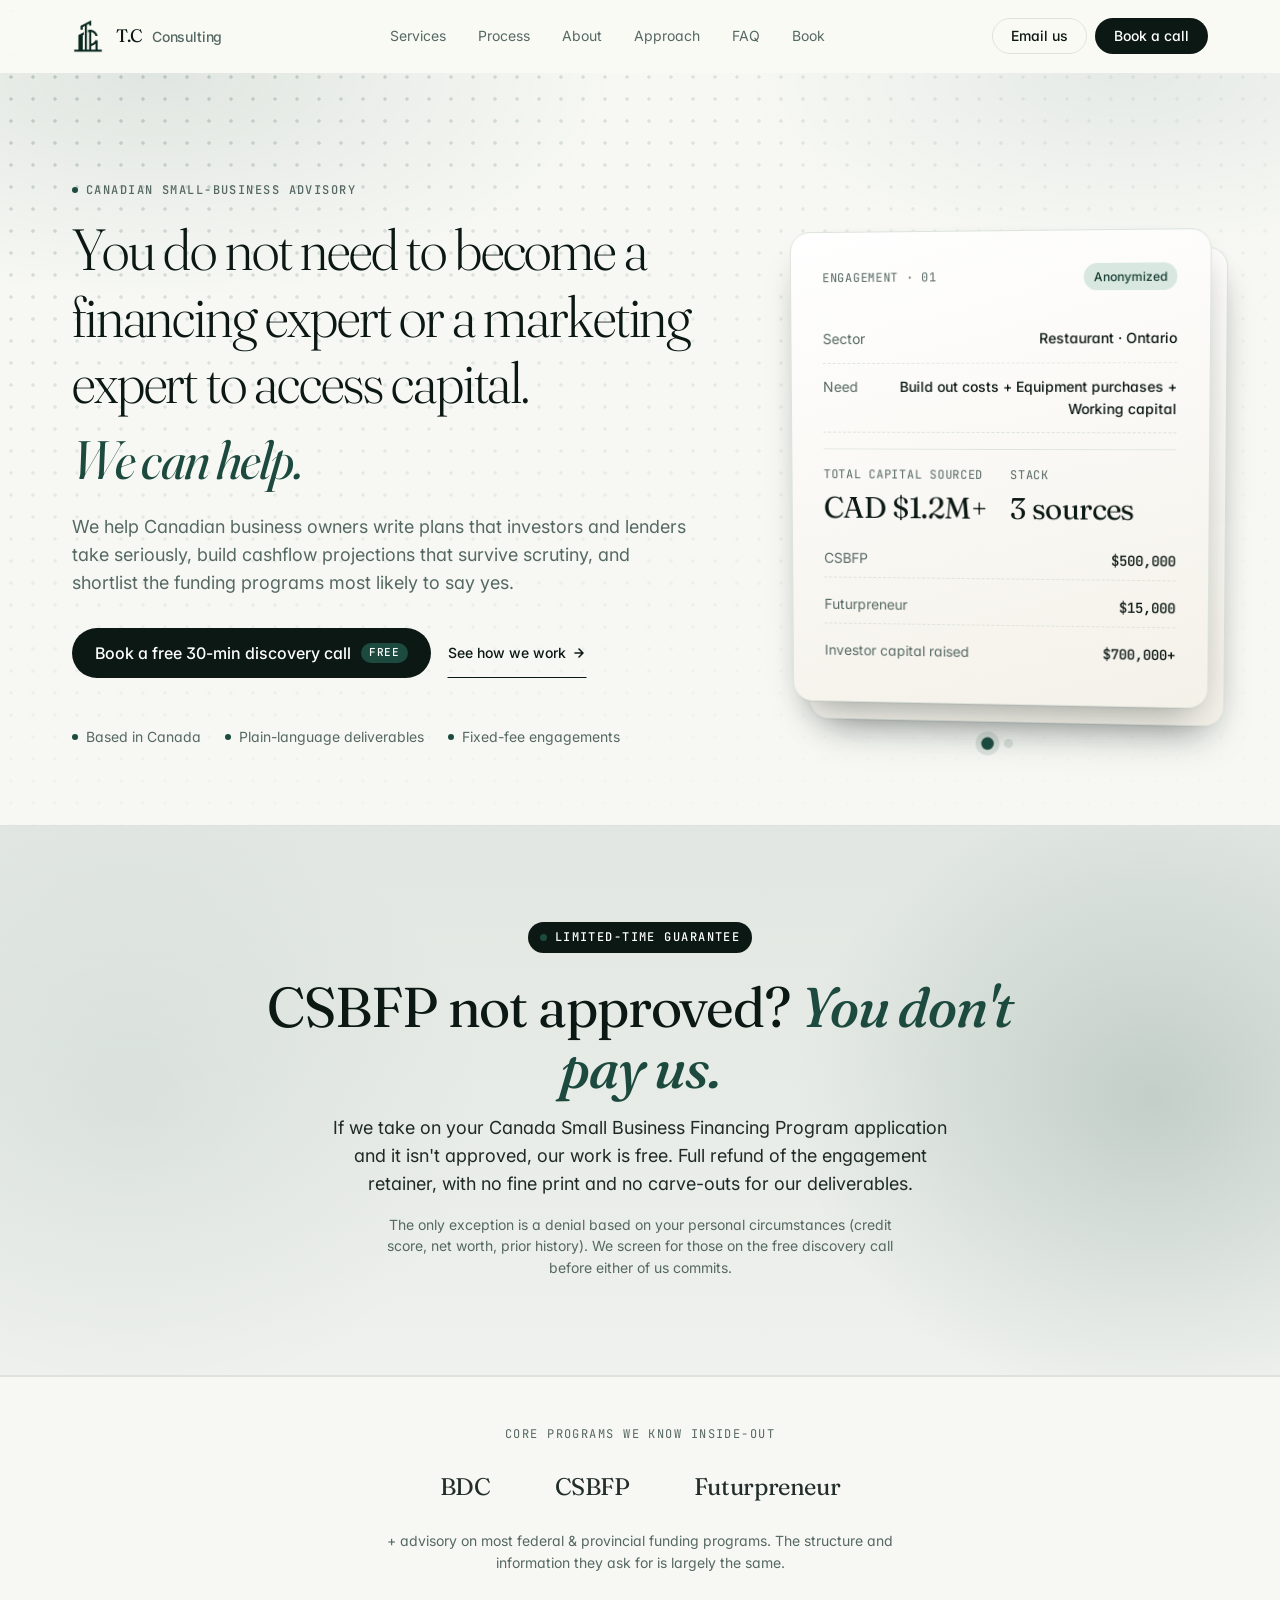
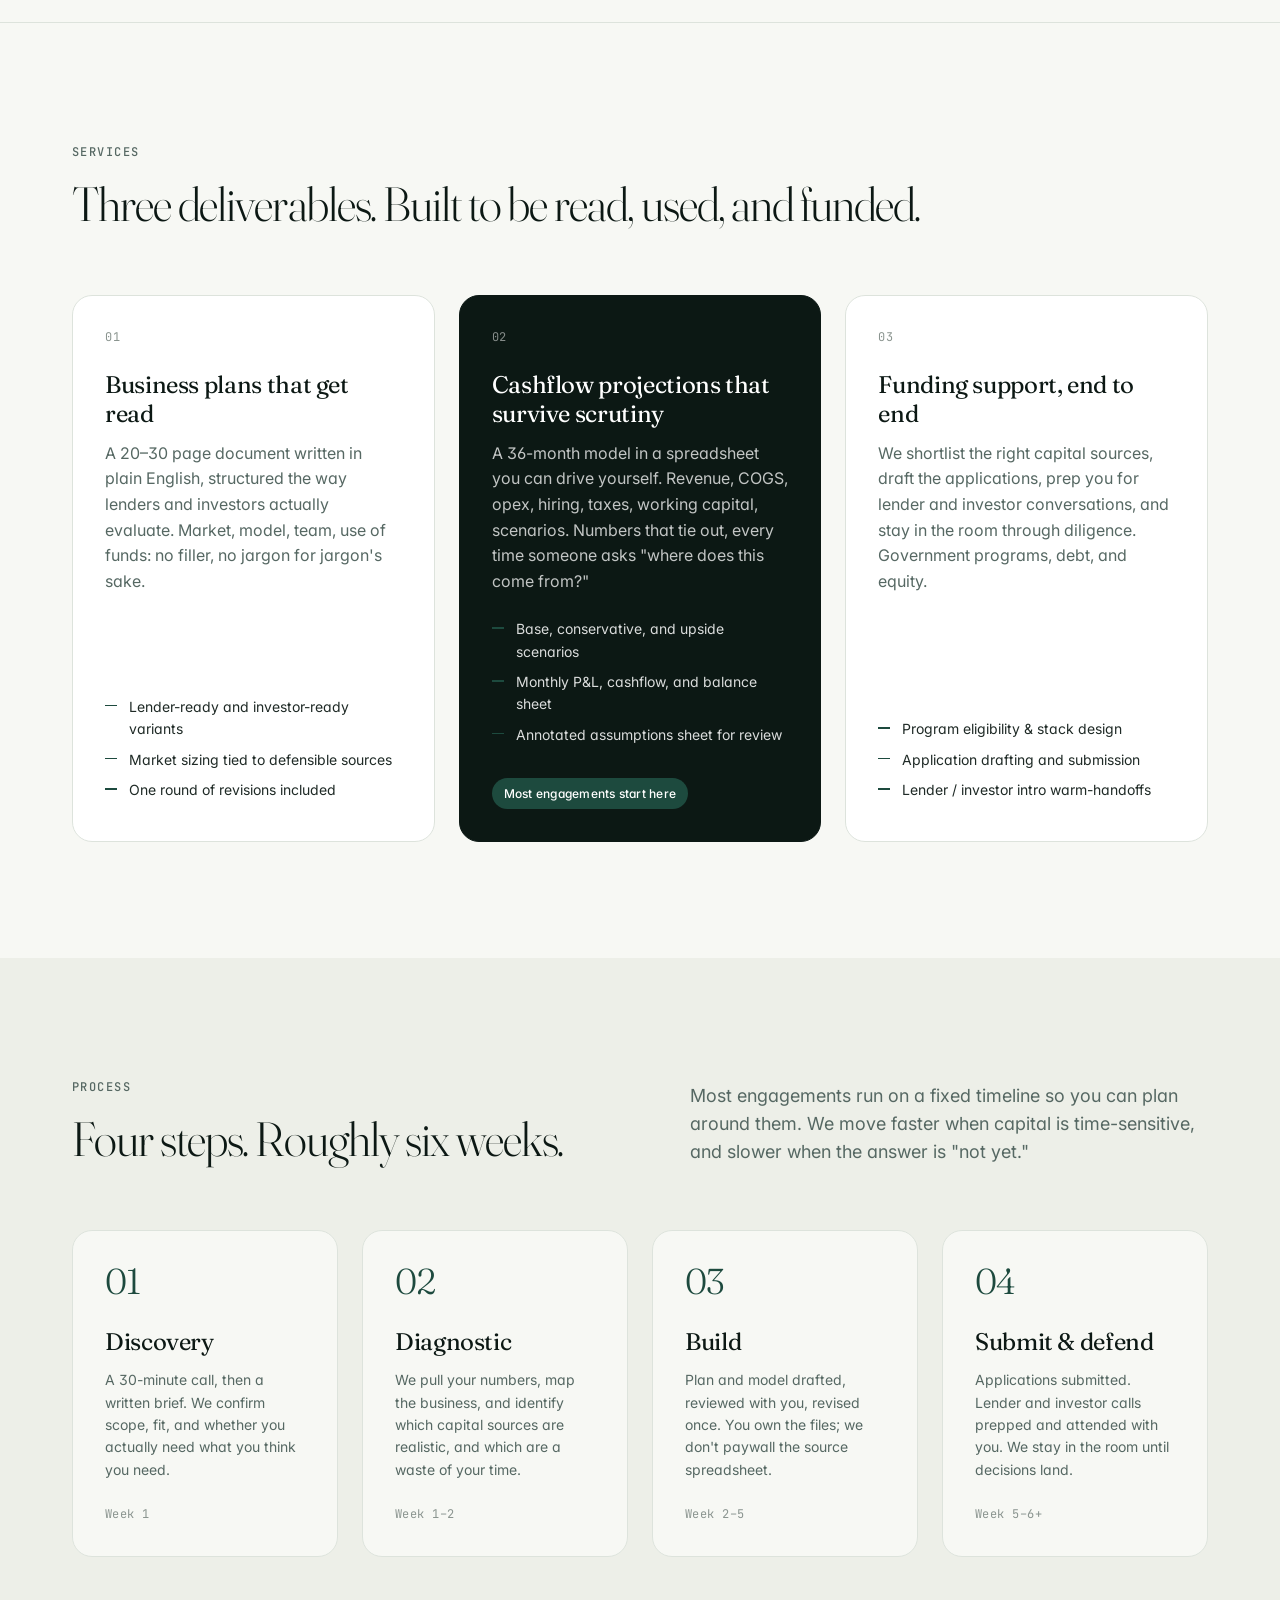
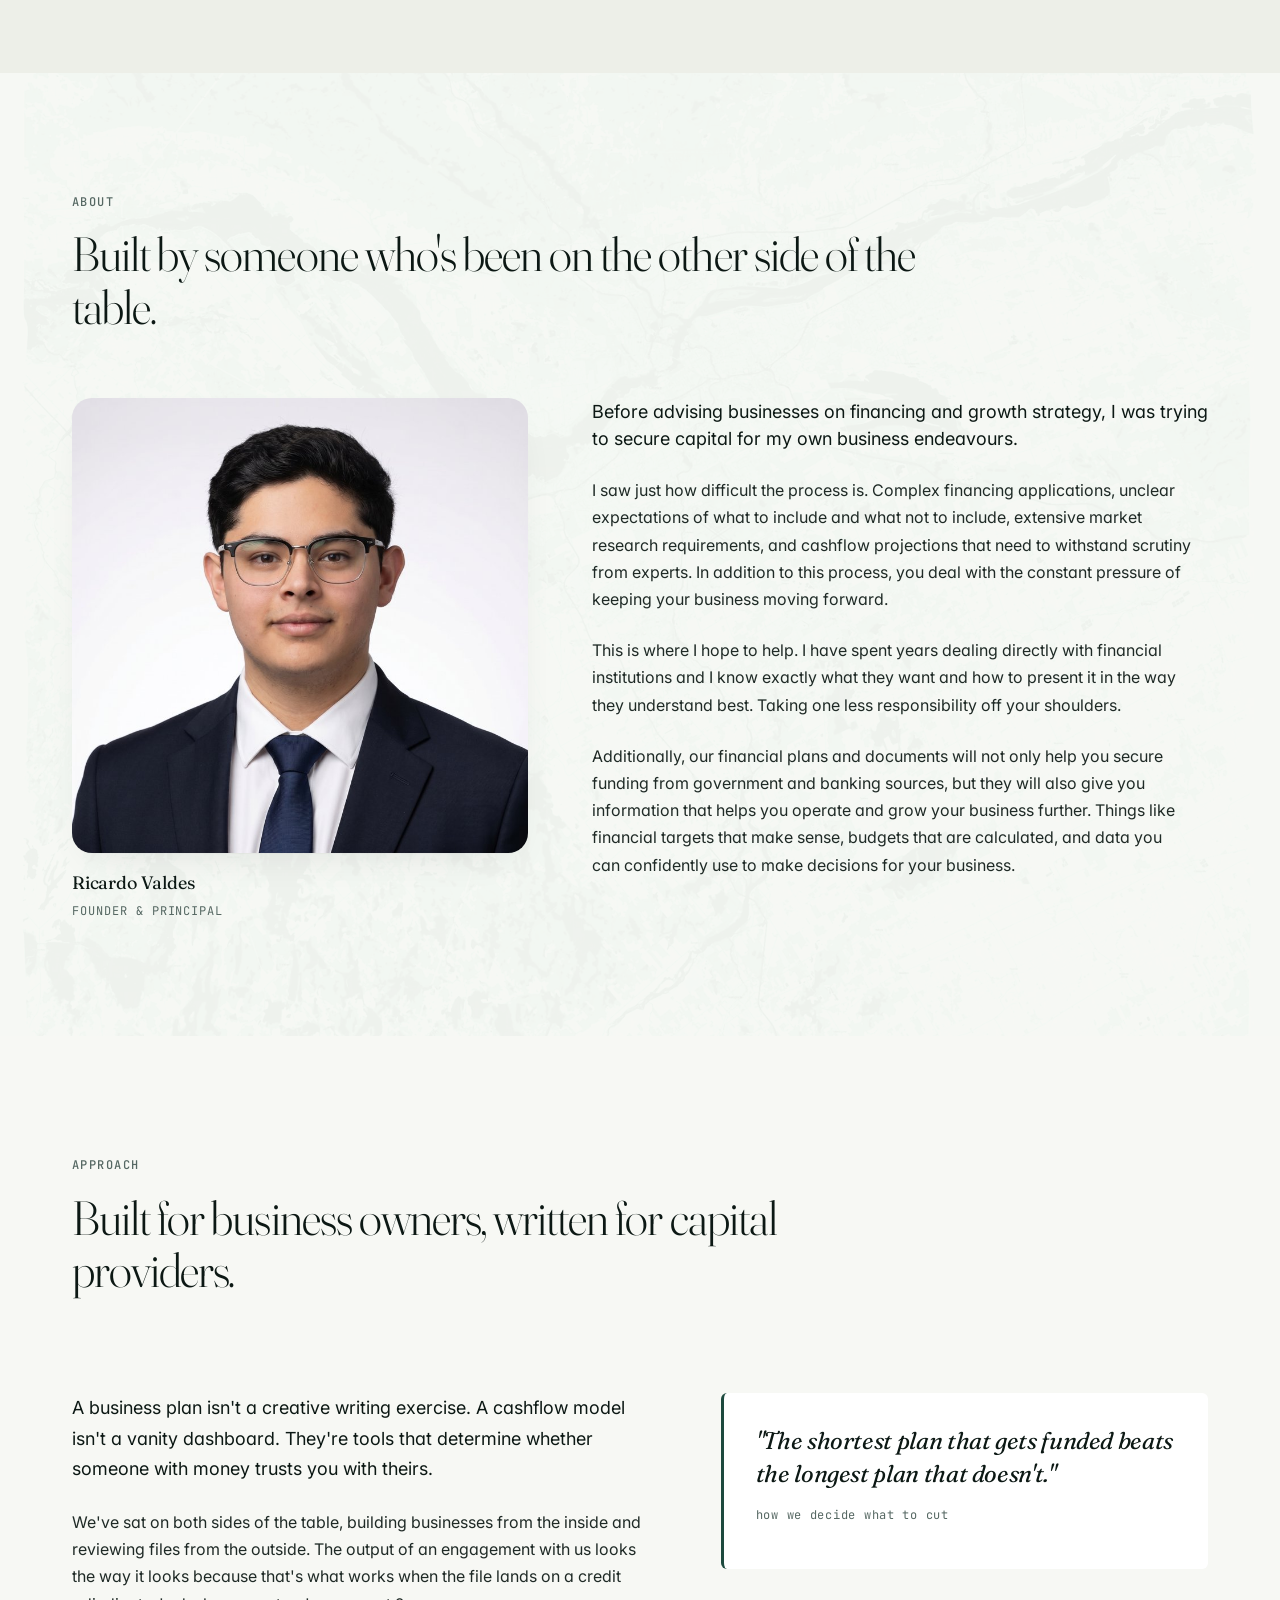
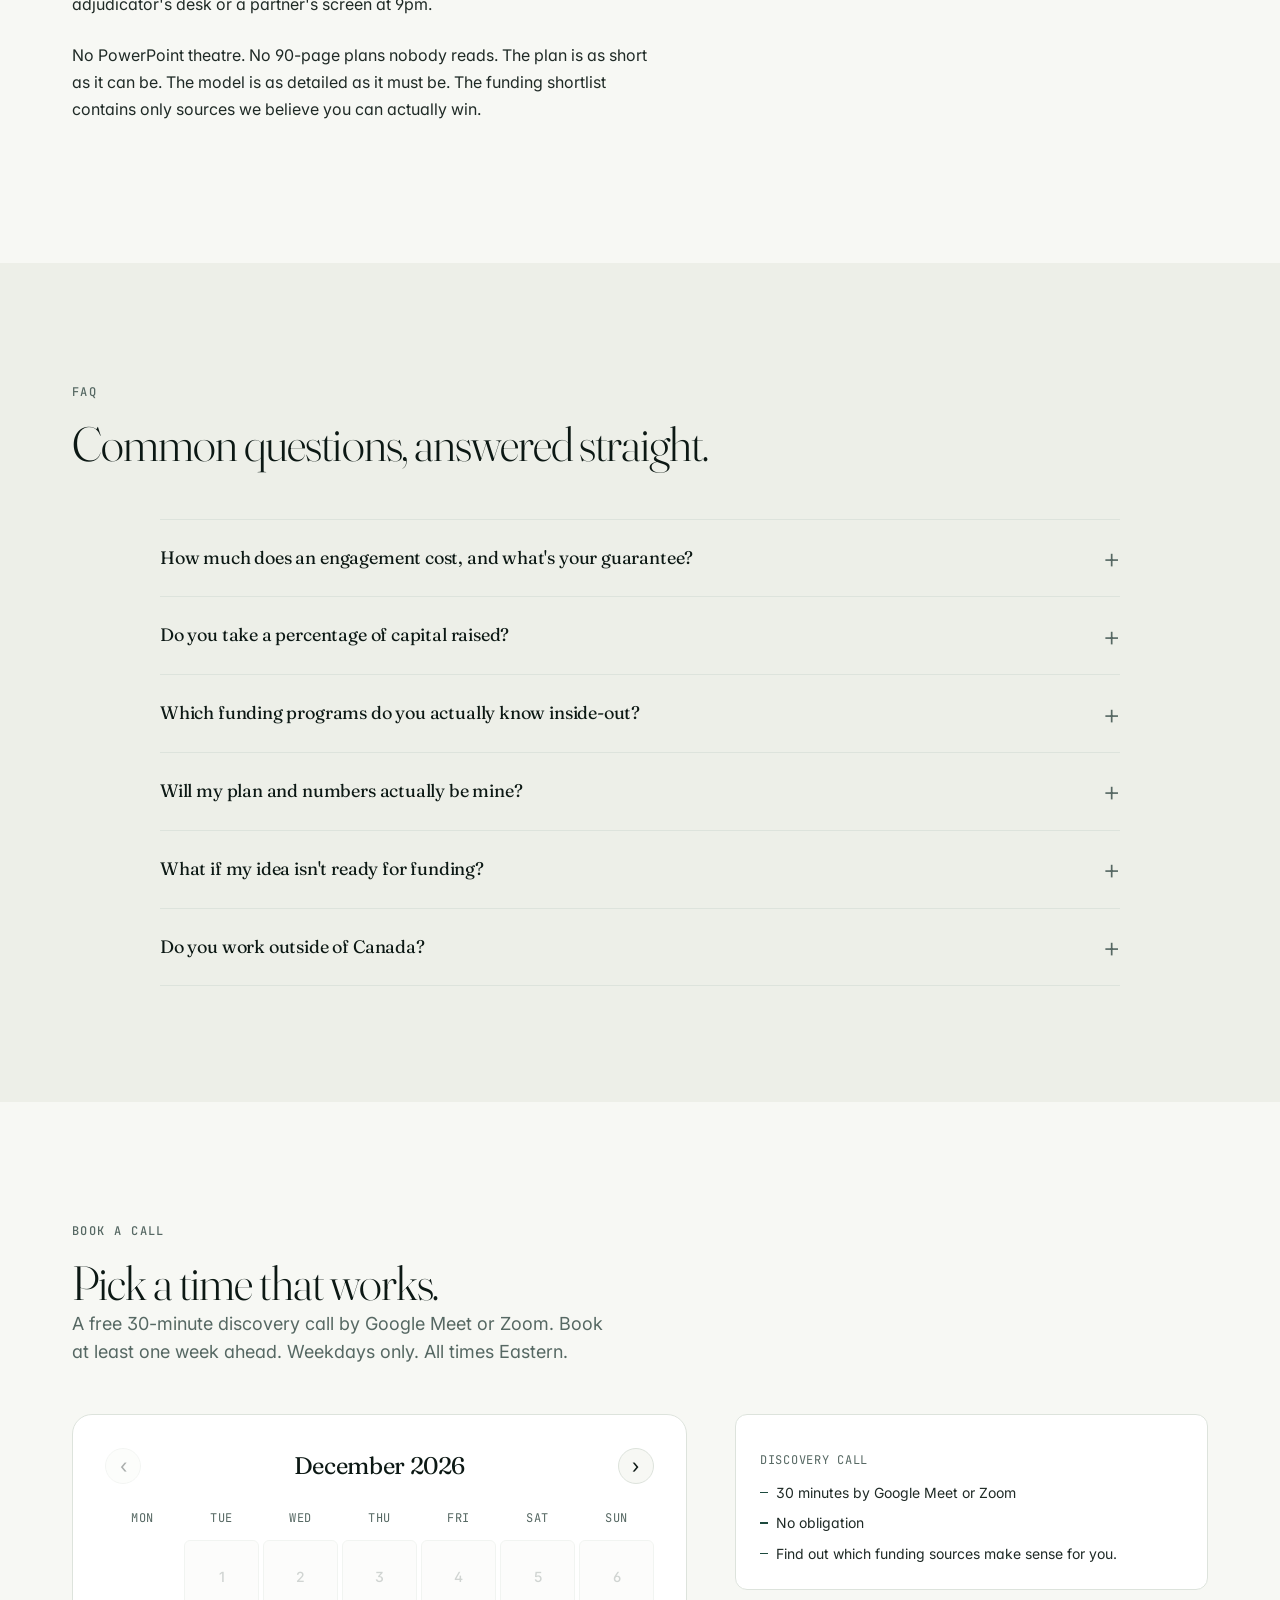
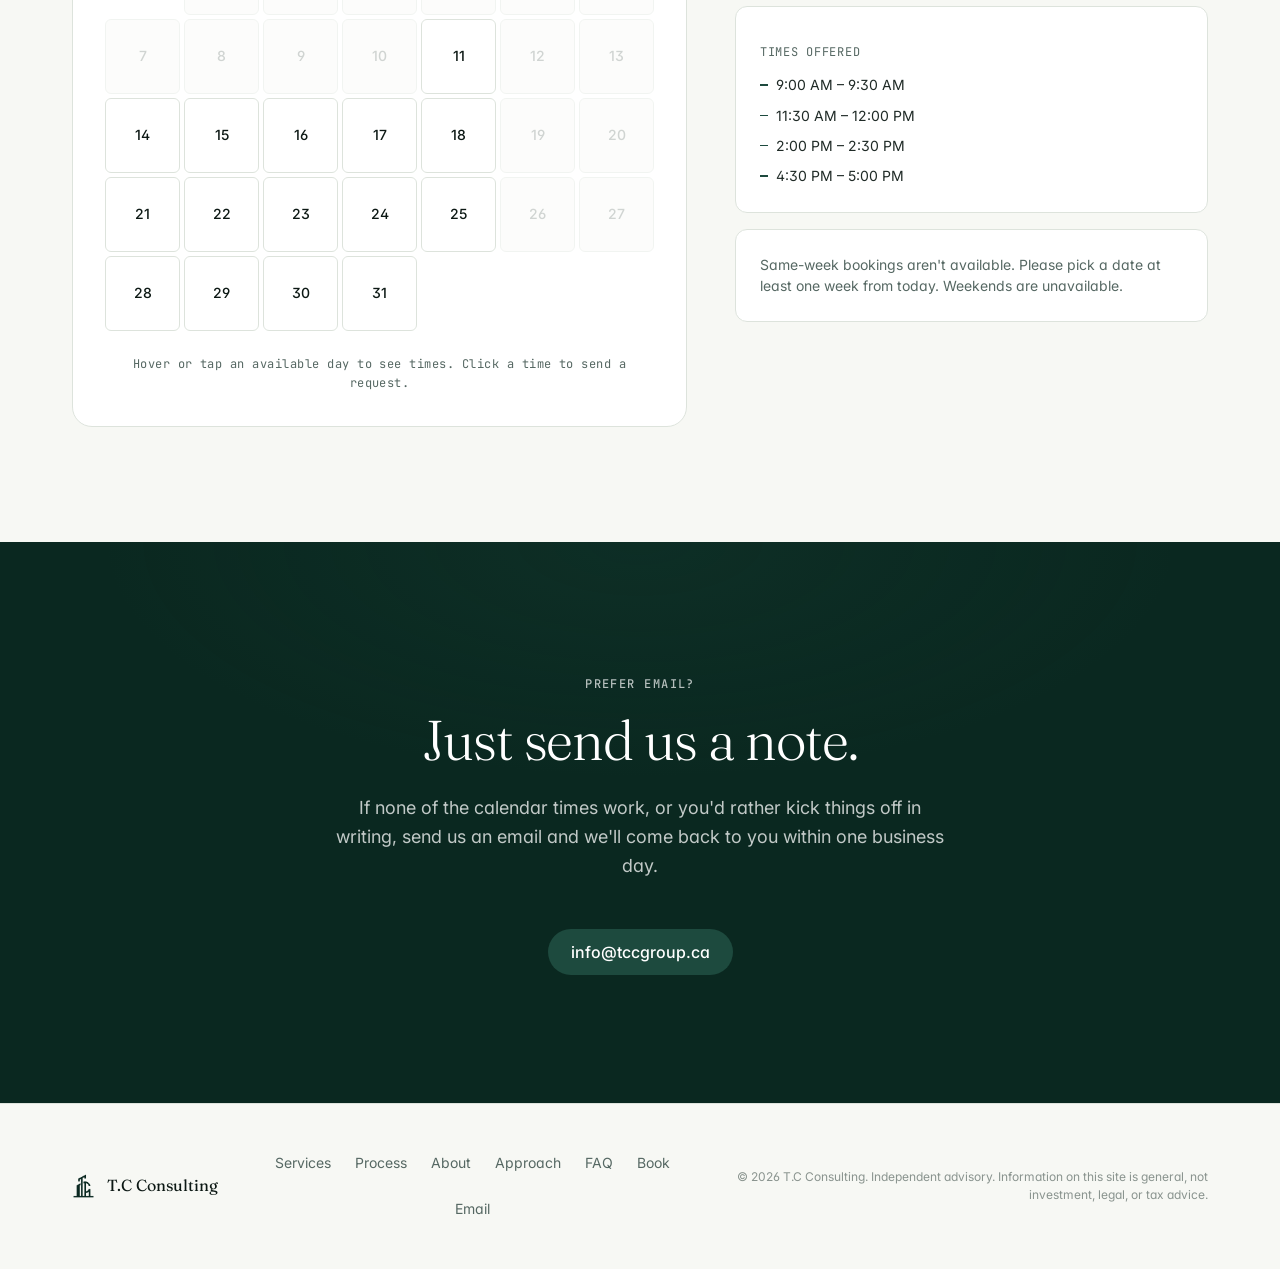
<file: index.html>
<!doctype html>
<html lang="en">
<head>
  <meta charset="utf-8" />
  <meta name="viewport" content="width=device-width, initial-scale=1" />
  <title>T.C Consulting · Business plans, cashflow projections & funding support in Canada</title>
  <meta name="description" content="T.C Consulting helps Canadian founders and small business owners write fundable business plans, build defensible cashflow projections, and secure capital from BDC, CSBFP, Futurpreneur, and bank lenders." />
  <meta name="theme-color" content="#0a2820" />

  <link rel="icon" type="image/png" href="assets/logo.png" />
  <link rel="apple-touch-icon" href="assets/logo.png" />

  <link rel="preconnect" href="https://fonts.googleapis.com" />
  <link rel="preconnect" href="https://fonts.gstatic.com" crossorigin />
  <link href="https://fonts.googleapis.com/css2?family=Fraunces:opsz,wght@9..144,300;9..144,400;9..144,500&family=Inter:wght@400;500;600&family=JetBrains+Mono:wght@400;500&display=swap" rel="stylesheet" />

  <link rel="stylesheet" href="styles.css" />
</head>
<body>

  <!-- Ambient dots pattern: subtle looping drift behind all content -->
  <div class="dots-bg" aria-hidden="true"></div>

  <a class="skip" href="#main">Skip to content</a>

  <header class="nav" data-nav>
    <div class="container nav__inner">
      <a href="#" class="nav__brand" aria-label="T.C Consulting, home">
        <img class="brand-logo brand-logo--nav" src="assets/logo.png" alt="" width="32" height="36" />
        <span class="nav__wordmark">T.C <span>Consulting</span></span>
      </a>

      <nav class="nav__links" aria-label="Primary">
        <a href="#services">Services</a>
        <a href="#process">Process</a>
        <a href="#about">About</a>
        <a href="#approach">Approach</a>
        <a href="#faq">FAQ</a>
        <a href="#book">Book</a>
      </nav>

      <div class="nav__cta">
        <a class="btn btn--ghost" href="mailto:info@tccgroup.ca">Email us</a>
        <a class="btn btn--primary" href="#book">Book a call</a>
      </div>

      <button class="nav__menu" aria-label="Open menu" aria-expanded="false" data-menu-toggle>
        <span></span><span></span><span></span>
      </button>
    </div>
  </header>

  <main id="main">

    <!-- ─── HERO ─────────────────────────────────────────────────────────── -->
    <section class="hero">
      <div class="container hero__grid">
        <div class="hero__content">
          <p class="eyebrow"><span class="eyebrow__dot" aria-hidden="true"></span>Canadian small-business advisory</p>
          <h1 class="display">
            You do not need to become a financing expert or a marketing expert to access capital.
            <span class="display__accent">We can help.</span>
          </h1>
          <p class="lede">
            We help Canadian business owners write plans that investors and lenders take seriously, build cashflow projections that survive scrutiny, and shortlist the funding programs most likely to say yes.
          </p>
          <div class="hero__cta">
            <a class="btn btn--primary btn--lg" href="#book">
              Book a free 30-min discovery call
              <span class="btn__badge">Free</span>
            </a>
            <a class="btn btn--link" href="#services">See how we work
              <svg width="14" height="14" viewBox="0 0 14 14" fill="none" stroke="currentColor" stroke-width="1.6" aria-hidden="true">
                <path d="M3 7h8M7 3l4 4-4 4" stroke-linecap="round" stroke-linejoin="round"/>
              </svg>
            </a>
          </div>
          <ul class="hero__meta">
            <li><span>Based in Canada</span></li>
            <li><span>Plain-language deliverables</span></li>
            <li><span>Fixed-fee engagements</span></li>
          </ul>
        </div>

        <div class="hero__stack-wrap">
        <div class="hero__stack" data-stack aria-roledescription="carousel" aria-label="Sample engagement snapshots">
          <aside class="hero__card hero__card--front" data-stack-card>
            <header class="card__header">
              <span class="mono-label">Engagement · 01</span>
              <span class="badge badge--soft">Anonymized</span>
            </header>
            <div class="card__row">
              <span class="card__k">Sector</span>
              <span class="card__v">Restaurant · Ontario</span>
            </div>
            <div class="card__row">
              <span class="card__k">Need</span>
              <span class="card__v">Build out costs + Equipment purchases + Working capital</span>
            </div>
            <hr class="card__rule" />
            <div class="card__row card__row--metric">
              <div>
                <span class="mono-label">Total capital sourced</span>
                <span class="metric">CAD $1.2M+</span>
              </div>
              <div>
                <span class="mono-label">Stack</span>
                <span class="metric metric--sm">3 sources</span>
              </div>
            </div>
            <ul class="card__breakdown">
              <li><span>CSBFP</span><span>$500,000</span></li>
              <li><span>Futurpreneur</span><span>$15,000</span></li>
              <li><span>Investor capital raised</span><span>$700,000+</span></li>
            </ul>
          </aside>

          <aside class="hero__card hero__card--back" data-stack-card>
            <header class="card__header">
              <span class="mono-label">Engagement · 02</span>
              <span class="badge badge--soft">Anonymized</span>
            </header>
            <div class="card__row">
              <span class="card__k">Sector</span>
              <span class="card__v">Medical Aesthetics · Ontario</span>
            </div>
            <div class="card__row">
              <span class="card__k">Need</span>
              <span class="card__v">Build-out + Equipment + Operating runway</span>
            </div>
            <hr class="card__rule" />
            <div class="card__row card__row--metric">
              <div>
                <span class="mono-label">Total capital sourced</span>
                <span class="metric">CAD $650K</span>
              </div>
              <div>
                <span class="mono-label">Stack</span>
                <span class="metric metric--sm">2 sources</span>
              </div>
            </div>
            <ul class="card__breakdown">
              <li><span>CSBFP</span><span>$400,000</span></li>
              <li><span>TD Bank financing</span><span>$250,000</span></li>
            </ul>
          </aside>
        </div>

        <div class="hero__dots" data-stack-dots role="tablist" aria-label="Engagement snapshots">
          <button type="button" class="hero__dot is-active" data-dot="0" role="tab" aria-selected="true" aria-label="Engagement 1 — Restaurant"></button>
          <button type="button" class="hero__dot" data-dot="1" role="tab" aria-selected="false" aria-label="Engagement 2 — Medical Aesthetics"></button>
        </div>
        </div>
      </div>
    </section>

    <!-- ─── PROMO BAND ──────────────────────────────────────────────────── -->
    <section class="promo" aria-label="CSBFP funding guarantee">
      <div class="container promo__inner">
        <span class="promo__eyebrow">
          <span class="promo__dot" aria-hidden="true"></span>
          Limited-time guarantee
        </span>
        <h2 class="promo__title">
          CSBFP not approved? <span class="promo__accent">You don't pay us.</span>
        </h2>
        <p class="promo__lede">
          If we take on your Canada Small Business Financing Program application and it isn't approved, our work is free. Full refund of the engagement retainer, with no fine print and no carve-outs for our deliverables.
        </p>
        <p class="promo__fine">
          The only exception is a denial based on your personal circumstances (credit score, net worth, prior history). We screen for those on the free discovery call before either of us commits.
        </p>
      </div>
    </section>

    <!-- ─── TRUST STRIP ──────────────────────────────────────────────────── -->
    <section class="trust" aria-label="Programs we work with">
      <div class="container">
        <p class="trust__label">Core programs we know inside-out</p>
        <ul class="trust__row">
          <li>BDC</li>
          <li>CSBFP</li>
          <li>Futurpreneur</li>
        </ul>
        <p class="trust__note">+ advisory on most federal &amp; provincial funding programs. The structure and information they ask for is largely the same.</p>
      </div>
    </section>

    <!-- ─── SERVICES ─────────────────────────────────────────────────────── -->
    <section class="section" id="services">
      <div class="container">
        <header class="section__head">
          <p class="eyebrow">Services</p>
          <h2 class="display-md">Three deliverables. Built to be read, used, and funded.</h2>
        </header>

        <div class="services">
          <article class="service">
            <div class="service__num"><span>01</span></div>
            <h3 class="service__title">Business plans that get read</h3>
            <p class="service__body">A 20–30 page document written in plain English, structured the way lenders and investors actually evaluate. Market, model, team, use of funds: no filler, no jargon for jargon's sake.</p>
            <ul class="service__list">
              <li>Lender-ready and investor-ready variants</li>
              <li>Market sizing tied to defensible sources</li>
              <li>One round of revisions included</li>
            </ul>
          </article>

          <article class="service service--featured">
            <div class="service__num"><span>02</span></div>
            <h3 class="service__title">Cashflow projections that survive scrutiny</h3>
            <p class="service__body">A 36-month model in a spreadsheet you can drive yourself. Revenue, COGS, opex, hiring, taxes, working capital, scenarios. Numbers that tie out, every time someone asks "where does this come from?"</p>
            <ul class="service__list">
              <li>Base, conservative, and upside scenarios</li>
              <li>Monthly P&amp;L, cashflow, and balance sheet</li>
              <li>Annotated assumptions sheet for review</li>
            </ul>
            <span class="service__pill">Most engagements start here</span>
          </article>

          <article class="service">
            <div class="service__num"><span>03</span></div>
            <h3 class="service__title">Funding support, end to end</h3>
            <p class="service__body">We shortlist the right capital sources, draft the applications, prep you for lender and investor conversations, and stay in the room through diligence. Government programs, debt, and equity.</p>
            <ul class="service__list">
              <li>Program eligibility &amp; stack design</li>
              <li>Application drafting and submission</li>
              <li>Lender / investor intro warm-handoffs</li>
            </ul>
          </article>
        </div>
      </div>
    </section>

    <!-- ─── PROCESS ─────────────────────────────────────────────────────── -->
    <section class="section section--alt" id="process">
      <div class="container">
        <header class="section__head section__head--split">
          <div>
            <p class="eyebrow">Process</p>
            <h2 class="display-md">Four steps. Roughly six&nbsp;weeks.</h2>
          </div>
          <p class="section__lede">Most engagements run on a fixed timeline so you can plan around them. We move faster when capital is time-sensitive, and slower when the answer is "not yet."</p>
        </header>

        <ol class="process">
          <li class="process__step">
            <span class="process__num">01</span>
            <h3>Discovery</h3>
            <p>A 30-minute call, then a written brief. We confirm scope, fit, and whether you actually need what you think you need.</p>
            <span class="process__week">Week 1</span>
          </li>
          <li class="process__step">
            <span class="process__num">02</span>
            <h3>Diagnostic</h3>
            <p>We pull your numbers, map the business, and identify which capital sources are realistic, and which are a waste of your time.</p>
            <span class="process__week">Week 1–2</span>
          </li>
          <li class="process__step">
            <span class="process__num">03</span>
            <h3>Build</h3>
            <p>Plan and model drafted, reviewed with you, revised once. You own the files; we don't paywall the source spreadsheet.</p>
            <span class="process__week">Week 2–5</span>
          </li>
          <li class="process__step">
            <span class="process__num">04</span>
            <h3>Submit &amp; defend</h3>
            <p>Applications submitted. Lender and investor calls prepped and attended with you. We stay in the room until decisions land.</p>
            <span class="process__week">Week 5–6+</span>
          </li>
        </ol>
      </div>
    </section>

    <!-- ─── ABOUT ───────────────────────────────────────────────────────── -->
    <section class="section" id="about">
      <div class="container about">
        <header class="about__head">
          <p class="eyebrow">About</p>
          <h2 class="display-md">Built by someone who's been on the other side of the table.</h2>
        </header>
        <div class="about__grid">
          <figure class="about__photo">
            <img src="assets/founder.jpg" alt="Ricardo Valdes, founder of T.C Consulting" width="800" height="800" loading="lazy" />
            <figcaption>
              <span class="about__name">Ricardo Valdes</span>
              <span class="about__title">Founder &amp; Principal</span>
            </figcaption>
          </figure>
          <div class="about__body">
            <p class="lede">Before advising businesses on financing and growth strategy, I was trying to secure capital for my own business endeavours.</p>

            <p>I saw just how difficult the process is. Complex financing applications, unclear expectations of what to include and what not to include, extensive market research requirements, and cashflow projections that need to withstand scrutiny from experts. In addition to this process, you deal with the constant pressure of keeping your business moving forward.</p>

            <p>This is where I hope to help. I have spent years dealing directly with financial institutions and I know exactly what they want and how to present it in the way they understand best. Taking one less responsibility off your shoulders.</p>

            <p>Additionally, our financial plans and documents will not only help you secure funding from government and banking sources, but they will also give you information that helps you operate and grow your business further. Things like financial targets that make sense, budgets that are calculated, and data you can confidently use to make decisions for your business.</p>
          </div>
        </div>
      </div>
    </section>

    <!-- ─── APPROACH ────────────────────────────────────────────────────── -->
    <section class="section" id="approach">
      <div class="container approach">
        <header class="approach__head">
          <p class="eyebrow">Approach</p>
          <h2 class="display-md">Built for business owners, written for capital providers.</h2>
        </header>
        <div class="approach__body">
          <p class="lede">A business plan isn't a creative writing exercise. A cashflow model isn't a vanity dashboard. They're tools that determine whether someone with money trusts you with theirs.</p>
          <p>We've sat on both sides of the table, building businesses from the inside and reviewing files from the outside. The output of an engagement with us looks the way it looks because that's what works when the file lands on a credit adjudicator's desk or a partner's screen at 9pm.</p>
          <p>No PowerPoint theatre. No 90-page plans nobody reads. The plan is as short as it can be. The model is as detailed as it must be. The funding shortlist contains only sources we believe you can actually win.</p>
        </div>
        <aside class="approach__pull">
          <p class="pull">"The shortest plan that gets funded beats the longest plan that doesn't."</p>
          <p class="pull__attr">how we decide what to cut</p>
        </aside>
      </div>
    </section>

    <!-- ─── FAQ ─────────────────────────────────────────────────────────── -->
    <section class="section section--alt" id="faq">
      <div class="container faq">
        <header class="faq__head">
          <p class="eyebrow">FAQ</p>
          <h2 class="display-md">Common questions, answered straight.</h2>
        </header>
        <div class="faq__list">
          <details class="faq__item">
            <summary>How much does an engagement cost, and what's your guarantee?</summary>
            <p>We charge a 50% retainer at the start of the engagement, with the balance due on delivery. If your application is denied or revoked because of an issue with the documents we wrote or the information we supplied, you get the full retainer back. We guarantee approval. The only thing outside our control is your personal profile (net worth, credit score, prior history), and we screen for those on the free discovery call before either of us commits.</p>
          </details>
          <details class="faq__item">
            <summary>Do you take a percentage of capital raised?</summary>
            <p>No. We charge fixed fees. Success-based fees create incentives to push deals that don't fit. We'd rather tell you the truth and keep the engagement clean.</p>
          </details>
          <details class="faq__item">
            <summary>Which funding programs do you actually know inside-out?</summary>
            <p>Three: BDC's full product set, the Canada Small Business Financing Program (CSBFP), and Futurpreneur. We can also advise on most other federal and provincial programs. The structure and the information they ask for is largely the same, so the work we do for our core three transfers cleanly.</p>
          </details>
          <details class="faq__item">
            <summary>Will my plan and numbers actually be mine?</summary>
            <p>Yes. We hand you the editable source files (Word, Excel, Sheets, whatever you use). You should be able to update the model yourself the morning after a board meeting.</p>
          </details>
          <details class="faq__item">
            <summary>What if my idea isn't ready for funding?</summary>
            <p>We'll tell you on the discovery call. If the right answer is "wait six months and de-risk these three things first," that's what you'll hear. We'd rather have you back when you're ready than take on a file we can't move.</p>
          </details>
          <details class="faq__item">
            <summary>Do you work outside of Canada?</summary>
            <p>Our specialty is Canadian capital: federal, provincial, regional, and the lenders and investors who operate inside it. We're not the right team for a UK or US raise.</p>
          </details>
        </div>
      </div>
    </section>

    <!-- ─── BOOKING CALENDAR ────────────────────────────────────────────── -->
    <section class="section" id="book">
      <div class="container booker">
        <header class="booker__head">
          <p class="eyebrow">Book a call</p>
          <h2 class="display-md">Pick a time that works.</h2>
          <p class="section__lede">A free 30-minute discovery call by Google Meet or Zoom. Book at least one week ahead. Weekdays only. All times Eastern.</p>
        </header>

        <div class="booker__grid">
          <div class="booker__cal" data-calendar>
            <div class="booker__nav">
              <button class="booker__navbtn" data-cal-prev aria-label="Previous month" type="button">&lsaquo;</button>
              <span class="booker__month" data-cal-month aria-live="polite"></span>
              <button class="booker__navbtn" data-cal-next aria-label="Next month" type="button">&rsaquo;</button>
            </div>
            <div class="booker__dow" aria-hidden="true">
              <span>Mon</span><span>Tue</span><span>Wed</span><span>Thu</span><span>Fri</span><span>Sat</span><span>Sun</span>
            </div>
            <div class="booker__days" data-cal-days role="grid" aria-label="Available booking dates"></div>
            <p class="booker__hint">Hover or tap an available day to see times. Click a time to send a request.</p>
          </div>

          <aside class="booker__side">
            <div class="booker__panel">
              <p class="mono-label">Discovery call</p>
              <ul class="booker__list">
                <li>30 minutes by Google Meet or Zoom</li>
                <li>No obligation</li>
                <li>Find out which funding sources make sense for you.</li>
              </ul>
            </div>
            <div class="booker__panel">
              <p class="mono-label">Times offered</p>
              <ul class="booker__list">
                <li>9:00 AM &ndash; 9:30 AM</li>
                <li>11:30 AM &ndash; 12:00 PM</li>
                <li>2:00 PM &ndash; 2:30 PM</li>
                <li>4:30 PM &ndash; 5:00 PM</li>
              </ul>
            </div>
            <div class="booker__panel booker__panel--note">
              <p>Same-week bookings aren't available. Please pick a date at least one week from today. Weekends are unavailable.</p>
            </div>
          </aside>
        </div>
      </div>
    </section>

    <!-- ─── FINAL CTA ───────────────────────────────────────────────────── -->
    <section class="cta" id="contact">
      <div class="container cta__inner">
        <p class="eyebrow eyebrow--on-dark">Prefer email?</p>
        <h2 class="cta__title">Just send us a note.</h2>
        <p class="cta__lede">If none of the calendar times work, or you'd rather kick things off in writing, send us an email and we'll come back to you within one business day.</p>
        <div class="cta__actions">
          <a class="btn btn--accent btn--lg" href="mailto:info@tccgroup.ca?subject=Discovery%20call">info@tccgroup.ca</a>
        </div>
      </div>
    </section>

  </main>

  <footer class="footer">
    <div class="container footer__inner">
      <div class="footer__brand">
        <img class="brand-logo brand-logo--footer" src="assets/logo.png" alt="" width="24" height="27" />
        <span>T.C Consulting</span>
      </div>
      <nav class="footer__links" aria-label="Footer">
        <a href="#services">Services</a>
        <a href="#process">Process</a>
        <a href="#about">About</a>
        <a href="#approach">Approach</a>
        <a href="#faq">FAQ</a>
        <a href="#book">Book</a>
        <a href="mailto:info@tccgroup.ca">Email</a>
      </nav>
      <p class="footer__legal">
        © <span data-year>2026</span> T.C Consulting. Independent advisory. Information on this site is general, not investment, legal, or tax advice.
      </p>
    </div>
  </footer>

  <!-- Booking modal (hidden by default; opened from calendar slot click) -->
  <div class="bookmodal" id="bookmodal" hidden role="dialog" aria-modal="true" aria-labelledby="bookmodal__title">
    <div class="bookmodal__backdrop" data-bm-close></div>
    <div class="bookmodal__card" role="document">
      <button type="button" class="bookmodal__close" data-bm-close aria-label="Close booking form">&times;</button>

      <header class="bookmodal__head">
        <p class="mono-label">Book a call</p>
        <h2 class="bookmodal__title" id="bookmodal__title" data-bm-when>—</h2>
        <p class="bookmodal__sub">Free 30-minute discovery call by Google Meet or Zoom.</p>
      </header>

      <form class="bookmodal__form" data-bm-form novalidate>
        <div class="bookmodal__row">
          <label>
            <span class="bookmodal__label">Your name</span>
            <input name="name" type="text" required autocomplete="name" maxlength="120" />
          </label>
          <label>
            <span class="bookmodal__label">Business name</span>
            <input name="business" type="text" required autocomplete="organization" maxlength="160" />
          </label>
        </div>
        <div class="bookmodal__row">
          <label>
            <span class="bookmodal__label">Email</span>
            <input name="email" type="email" required autocomplete="email" maxlength="254" />
          </label>
          <label>
            <span class="bookmodal__label">Phone</span>
            <input name="phone" type="tel" required autocomplete="tel" maxlength="40" />
          </label>
        </div>
        <label>
          <span class="bookmodal__label">What would you like to discuss?</span>
          <textarea name="description" required rows="4" maxlength="2000" placeholder="A few lines about your business and what you'd like to talk about."></textarea>
        </label>

        <p class="bookmodal__error" data-bm-error hidden></p>

        <div class="bookmodal__actions">
          <button type="button" class="btn btn--ghost" data-bm-close>Cancel</button>
          <button type="submit" class="btn btn--primary" data-bm-submit>Confirm booking</button>
        </div>
      </form>

      <div class="bookmodal__success" data-bm-success hidden>
        <p class="bookmodal__check" aria-hidden="true">&check;</p>
        <h3 class="bookmodal__title">Booking confirmed</h3>
        <p class="bookmodal__sub">A confirmation has been emailed to you. Ricardo will follow up shortly with a meeting link.</p>
        <button type="button" class="btn btn--primary" data-bm-close>Close</button>
      </div>
    </div>
  </div>

  <script src="script.js" defer></script>
</body>
</html>
</file>
<file: styles.css>
/* ────────────────────────────────────────────────────────────────────────
   T.C Consulting — design tokens
   Synthesis: Cohere (editorial canvas + deep dark band + soft mineral surfaces)
              + HashiCorp (confident dark CTA bands)
              + power-design (modular scale 1.25, 8pt grid, 60-30-10 color,
                single accent, ≥40% whitespace, WCAG AA+ contrast).
   Palette: warm off-white canvas + near-black forest ink + deep-emerald accent.
   ──────────────────────────────────────────────────────────────────────── */

:root {
  /* 60-30-10 color split
     60% canvas / soft surfaces · 30% ink (text + UI) · 10% accent (amber) */
  --canvas:         #f7f8f4;   /* warm off-white, the 60% */
  --canvas-soft:    #edefe8;   /* soft sage-tinted, alt sections */
  --canvas-elev:    #ffffff;   /* card surfaces */
  --ink:            #0c1814;   /* near-black w/ forest undertone */
  --ink-2:          #1f2a26;
  --ink-muted:      #566863;
  --ink-subtle:     #8a948f;
  --hairline:       #dde3dc;
  --hairline-soft:  #ebefe9;
  --deep-navy:      #0a2820;   /* deep forest — dark CTA band (token name kept for stability) */
  --deep-navy-2:    #061a14;
  --accent:         #1d4a3e;   /* editorial deep emerald — the 10% accent */
  --accent-hover:   #143a2f;
  --accent-soft:    #d8e8e1;

  /* Type — modular scale 1.25, base 16, snapped to 8-friendly values */
  --t-12: 12px;
  --t-14: 14px;
  --t-16: 16px;
  --t-18: 18px;
  --t-24: 24px;
  --t-30: 30px;
  --t-36: 36px;
  --t-48: 48px;
  --t-64: 64px;
  --t-80: 80px;

  /* Spacing — 8pt scale */
  --s-2:  2px;
  --s-4:  4px;
  --s-8:  8px;
  --s-12: 12px;
  --s-16: 16px;
  --s-24: 24px;
  --s-32: 32px;
  --s-48: 48px;
  --s-64: 64px;
  --s-96: 96px;
  --s-128: 128px;

  /* Radii */
  --r-sm: 6px;
  --r-md: 12px;
  --r-lg: 20px;
  --r-pill: 999px;

  /* Layout */
  --container: 1200px;
  --container-narrow: 920px;

  /* Type families */
  --font-display: "Fraunces", ui-serif, Georgia, "Times New Roman", serif;
  --font-sans:    "Inter", ui-sans-serif, system-ui, -apple-system, "Segoe UI", Roboto, sans-serif;
  --font-mono:    "JetBrains Mono", ui-monospace, SFMono-Regular, Menlo, monospace;

  /* Motion */
  --ease: cubic-bezier(.2,.7,.2,1);
}

/* ────────────────────────────────────────────────────────────────────────
   Reset & base
   ──────────────────────────────────────────────────────────────────────── */

*, *::before, *::after { box-sizing: border-box; }
html {
  -webkit-text-size-adjust: 100%;
  scroll-behavior: smooth;
  background: var(--canvas);
}
body {
  margin: 0;
  background: transparent; /* let html canvas + .dots-bg show through */
  color: var(--ink);
  font-family: var(--font-sans);
  font-size: var(--t-16);
  line-height: 1.6;
  font-feature-settings: "ss01", "cv11";
  -webkit-font-smoothing: antialiased;
  -moz-osx-font-smoothing: grayscale;
  text-rendering: optimizeLegibility;
}

/* Ambient dots layer — sits behind all content via z-index: -1, drifts very
   slowly so the page feels alive without being distracting. The mask fades
   the pattern from densest at top-left to sparsest at the right edge, so
   the page feels weighted from the headline side and breathes on the right.
   Disabled for prefers-reduced-motion. */
.dots-bg {
  position: fixed;
  inset: 0;
  z-index: -1;
  pointer-events: none;
  background-image:
    radial-gradient(circle, rgba(29, 74, 62, 0.22) 1.5px, transparent 1.8px);
  background-size: 22px 22px;
  background-position: 0 0;
  -webkit-mask-image: radial-gradient(ellipse 130% 95% at top left,
    rgba(0,0,0,1) 4%,
    rgba(0,0,0,0.78) 25%,
    rgba(0,0,0,0.38) 55%,
    rgba(0,0,0,0.08) 100%);
          mask-image: radial-gradient(ellipse 130% 95% at top left,
    rgba(0,0,0,1) 4%,
    rgba(0,0,0,0.78) 25%,
    rgba(0,0,0,0.38) 55%,
    rgba(0,0,0,0.08) 100%);
  animation: dots-drift 90s linear infinite;
  will-change: background-position;
}
@keyframes dots-drift {
  from { background-position: 0 0; }
  to   { background-position: 44px 22px; }
}
@media (prefers-reduced-motion: reduce) {
  .dots-bg { animation: none; }
}
img, svg { display: block; max-width: 100%; }
a { color: inherit; text-decoration: none; }
ul, ol { margin: 0; padding: 0; list-style: none; }
hr { border: 0; border-top: 1px solid var(--hairline); margin: 0; }
button { font: inherit; cursor: pointer; }

::selection { background: var(--accent); color: #fff; }

.skip {
  position: absolute; left: -9999px; top: 0;
  background: var(--ink); color: #fff; padding: 8px 12px; z-index: 100;
}
.skip:focus { left: 8px; top: 8px; }

.container {
  width: 100%;
  max-width: var(--container);
  margin: 0 auto;
  padding-left: var(--s-32);
  padding-right: var(--s-32);
}
@media (max-width: 720px) {
  .container { padding-left: var(--s-24); padding-right: var(--s-24); }
}

/* ────────────────────────────────────────────────────────────────────────
   Typography utilities
   ──────────────────────────────────────────────────────────────────────── */

.display {
  font-family: var(--font-display);
  font-weight: 300;
  font-size: clamp(34px, 4.8vw, 58px);
  line-height: 1.15;
  letter-spacing: -0.02em;
  margin: 0;
  color: var(--ink);
  text-wrap: balance;
  font-variation-settings: "opsz" 144, "SOFT" 30;
}
.display__accent {
  display: block;
  margin-top: var(--s-16);
  font-family: var(--font-display);
  font-weight: 400;
  font-style: italic;
  font-size: clamp(34px, 4.8vw, 54px);
  line-height: 1.05;
  letter-spacing: -0.025em;
  color: var(--accent);
  font-variation-settings: "opsz" 144;
}
.display-md {
  font-family: var(--font-display);
  font-weight: 300;
  font-size: clamp(30px, 3.8vw, 48px);
  line-height: 1.1;
  letter-spacing: -0.02em;
  margin: 0;
  font-variation-settings: "opsz" 144;
}

.lede {
  font-size: var(--t-18);
  line-height: 1.55;
  color: var(--ink-muted);
  max-width: 56ch;
  margin: var(--s-24) 0 0;
}

.eyebrow {
  display: inline-flex; align-items: center; gap: var(--s-8);
  font-family: var(--font-mono);
  font-size: var(--t-12);
  font-weight: 500;
  letter-spacing: 0.12em;
  text-transform: uppercase;
  color: var(--ink-muted);
  margin: 0 0 var(--s-16);
}
.eyebrow__dot {
  width: 6px; height: 6px; border-radius: 999px;
  background: var(--accent);
}
.eyebrow--on-dark { color: rgba(255,255,255,.7); }
.eyebrow--on-dark .eyebrow__dot { background: var(--accent); }

.mono-label {
  font-family: var(--font-mono);
  font-size: var(--t-12);
  letter-spacing: 0.06em;
  text-transform: uppercase;
  color: var(--ink-muted);
}

/* ────────────────────────────────────────────────────────────────────────
   Buttons
   ──────────────────────────────────────────────────────────────────────── */

.btn {
  display: inline-flex; align-items: center; gap: var(--s-8);
  padding: 10px 18px;
  border-radius: var(--r-pill);
  font-weight: 500;
  font-size: var(--t-14);
  line-height: 1;
  border: 1px solid transparent;
  transition: background .18s var(--ease), color .18s var(--ease),
              border-color .18s var(--ease), transform .18s var(--ease);
  white-space: nowrap;
}
.btn--lg { padding: 14px 22px; font-size: var(--t-16); }
.btn--primary {
  background: var(--ink);
  color: #fff;
}
.btn--primary:hover { background: var(--ink-2); transform: translateY(-1px); }
.btn--accent {
  background: var(--accent);
  color: #fff;
}
.btn--accent:hover { background: var(--accent-hover); transform: translateY(-1px); }
.btn--ghost {
  background: transparent;
  color: var(--ink);
  border-color: var(--hairline);
}
.btn--ghost:hover { border-color: var(--ink); }
.btn--ghost-light {
  background: transparent;
  color: #fff;
  border-color: rgba(255,255,255,.25);
}
.btn--ghost-light:hover { border-color: rgba(255,255,255,.6); }
.btn--link {
  padding: 10px 0;
  background: transparent;
  color: var(--ink);
  border-bottom: 1px solid var(--ink);
  border-radius: 0;
  gap: 6px;
}
.btn--link:hover { color: var(--accent); border-color: var(--accent); }
.btn--link svg { transition: transform .18s var(--ease); }
.btn--link:hover svg { transform: translateX(3px); }

.btn__badge {
  margin-left: 2px;
  padding: 2px 8px;
  border-radius: var(--r-pill);
  background: var(--accent);
  color: #fff;
  font-family: var(--font-mono);
  font-size: 11px;
  font-weight: 500;
  letter-spacing: 0.06em;
  text-transform: uppercase;
  line-height: 1.4;
}

/* ────────────────────────────────────────────────────────────────────────
   Navigation
   ──────────────────────────────────────────────────────────────────────── */

.nav {
  position: sticky; top: 0; z-index: 50;
  background: rgba(250, 250, 246, .82);
  backdrop-filter: saturate(180%) blur(14px);
  -webkit-backdrop-filter: saturate(180%) blur(14px);
  border-bottom: 1px solid transparent;
  transition: border-color .2s var(--ease), background .2s var(--ease);
}
.nav.is-scrolled { border-color: var(--hairline); }
.nav__inner {
  display: flex; align-items: center; justify-content: space-between;
  height: 72px;
  gap: var(--s-24);
}
.nav__brand {
  display: inline-flex; align-items: center; gap: var(--s-12);
  font-family: var(--font-display);
  font-weight: 400;
  font-size: var(--t-18);
  letter-spacing: -0.01em;
  color: var(--ink);
}
.nav__brand:hover { color: var(--ink); }
.brand-logo {
  display: block;
  flex-shrink: 0;
  user-select: none;
  -webkit-user-drag: none;
}
.brand-logo--nav   { height: 36px; width: auto; }
.brand-logo--footer { height: 26px; width: auto; }
@media (max-width: 720px) {
  .brand-logo--nav { height: 30px; }
}
.nav__wordmark span {
  color: var(--ink-muted);
  font-family: var(--font-sans);
  font-size: var(--t-14);
  font-weight: 500;
  margin-left: 6px;
}
.nav__links {
  display: flex; gap: var(--s-32);
  font-size: var(--t-14);
  color: var(--ink-muted);
}
.nav__links a { transition: color .15s var(--ease); }
.nav__links a:hover { color: var(--ink); }
.nav__cta { display: flex; gap: var(--s-8); align-items: center; }

.nav__menu {
  display: none;
  background: transparent;
  border: 1px solid var(--hairline);
  border-radius: var(--r-md);
  width: 40px; height: 40px;
  padding: 0;
  flex-direction: column; align-items: center; justify-content: center; gap: 4px;
}
.nav__menu span { width: 16px; height: 1.5px; background: var(--ink); }

@media (max-width: 960px) {
  .nav__links { display: none; }
  .nav__cta .btn--ghost { display: none; }
}
@media (max-width: 720px) {
  .nav__menu { display: flex; }
  .nav__cta .btn--primary { display: none; }
  .nav__wordmark span { display: none; }
  .nav.is-open .nav__links {
    display: flex; flex-direction: column;
    position: absolute; top: 72px; left: 0; right: 0;
    background: var(--canvas);
    border-bottom: 1px solid var(--hairline);
    padding: var(--s-24) var(--s-24);
    gap: var(--s-16);
    font-size: var(--t-18);
    color: var(--ink);
  }
}

/* ────────────────────────────────────────────────────────────────────────
   HERO
   ──────────────────────────────────────────────────────────────────────── */

.hero {
  padding: clamp(64px, 8vw, 128px) 0 clamp(48px, 6vw, 96px);
  position: relative;
  overflow: hidden;
}
.hero::before {
  /* subtle radial — power-design: not background pattern behind text,
     but a soft mesh below the fold of the headline */
  content: "";
  position: absolute; inset: 0; pointer-events: none;
  background:
    radial-gradient(60% 50% at 12% 0%, rgba(29,74,62,.10), transparent 60%),
    radial-gradient(50% 40% at 88% 0%, rgba(0,60,51,.07), transparent 60%);
}
.hero__grid {
  display: grid;
  grid-template-columns: minmax(0, 1.55fr) minmax(0, 1fr);
  gap: var(--s-64);
  align-items: end;
  position: relative;
}
@media (max-width: 960px) {
  .hero__grid { grid-template-columns: 1fr; gap: var(--s-48); }
}

.hero__cta {
  display: flex; flex-wrap: wrap; gap: var(--s-16);
  margin-top: var(--s-32);
}
.hero__meta {
  display: flex; flex-wrap: wrap; gap: var(--s-24);
  margin-top: var(--s-48);
  color: var(--ink-muted);
  font-size: var(--t-14);
}
.hero__meta li {
  display: inline-flex; align-items: center; gap: var(--s-8);
}
.hero__meta li::before {
  content: ""; width: 6px; height: 6px; border-radius: 999px;
  background: var(--accent);
  display: inline-block;
}

/* Hero card stack — two engagement snapshots paginated via dots below.
   Each card has real depth: a ::after back-face at translateZ(-22px) gives
   visible thickness when the card tilts on hover (desktop only). CSS
   variables coordinate the layered transforms:
   --tx/--ty drive the stack swap offset, --rx/--ry drive the live tilt
   rotation, --mx/--my position the glare highlight. */
.hero__stack {
  position: relative;
  isolation: isolate;
  display: grid;
  grid-template-columns: 1fr;
  perspective: 1400px;
}
.hero__card {
  /* Subtle linear gradient on the front face so it reads as a body of
     material rather than a flat printed surface */
  background: linear-gradient(165deg, #ffffff 0%, #f4f1e9 100%);
  border: 1px solid var(--hairline);
  border-radius: var(--r-lg);
  padding: var(--s-32);
  box-shadow:
    0 1px 0 rgba(14,26,23,.04),
    0 24px 44px -16px rgba(14,26,23,.22);
  position: relative;
}
.hero__stack > .hero__card {
  grid-row: 1;
  grid-column: 1;
  cursor: pointer;
  will-change: transform;
  transform-style: preserve-3d;
  --tx: 0px;
  --ty: 0px;
  /* Default resting tilt — gives the card a permanent 3D look so the
     back-face thickness is visible even without hovering. JS overrides
     --rx/--ry during cursor tracking. */
  --rx: -3deg;
  --ry: -5deg;
  transform:
    translate3d(var(--tx), var(--ty), 0)
    rotateX(var(--rx))
    rotateY(var(--ry));
  transition:
    transform .45s var(--ease),
    box-shadow .45s var(--ease);
}
.hero__stack > .hero__card.is-tilting {
  transition:
    transform .08s var(--ease),
    box-shadow .45s var(--ease);
}
.hero__stack .hero__card--front { z-index: 2; }
.hero__stack .hero__card--back {
  z-index: 1;
  --tx: 16px;
  --ty: 18px;
}
.hero__stack.is-flipped .hero__card--front {
  --tx: 16px;
  --ty: 18px;
  z-index: 1;
}
.hero__stack.is-flipped .hero__card--back {
  --tx: 0px;
  --ty: 0px;
  z-index: 2;
}

/* Back-face: a duplicate plane translated 32px into Z, with a much darker
   gradient to read as the "thickness" of a physical card. Because the
   card's transform-style is preserve-3d, the back-face tilts with the
   card and its edges are always visible thanks to the default resting
   tilt on --rx/--ry. */
.hero__card::after {
  content: "";
  position: absolute;
  inset: 0;
  border-radius: inherit;
  background:
    linear-gradient(155deg, #4a5f57 0%, #2a3d36 60%, #16221d 100%);
  box-shadow: 0 16px 36px -14px rgba(14,26,23,.32);
  transform: translateZ(-32px);
  pointer-events: none;
}

/* Glare layer — only appears while card is being tilted */
.hero__card::before {
  content: "";
  position: absolute;
  inset: 0;
  border-radius: inherit;
  background: radial-gradient(
    360px circle at var(--mx, 50%) var(--my, 50%),
    rgba(255, 255, 255, 0.22),
    transparent 60%
  );
  opacity: 0;
  pointer-events: none;
  transition: opacity .2s var(--ease);
  z-index: 1;
}
.hero__card.is-tilting::before { opacity: 1; }
.hero__card > * { position: relative; z-index: 2; }

/* Dot carousel pagination below the stack */
.hero__dots {
  display: flex;
  justify-content: center;
  align-items: center;
  gap: var(--s-12);
  margin-top: var(--s-32);
  perspective: none;
}
.hero__dot {
  width: 9px;
  height: 9px;
  padding: 0;
  border: 0;
  border-radius: 999px;
  background: var(--hairline);
  cursor: pointer;
  transition: background .2s var(--ease), transform .2s var(--ease), box-shadow .2s var(--ease);
}
.hero__dot:hover:not(.is-active) {
  background: var(--ink-muted);
  transform: scale(1.15);
}
.hero__dot.is-active {
  background: var(--accent);
  transform: scale(1.4);
  box-shadow: 0 0 0 4px rgba(29, 74, 62, 0.12);
}
.hero__dot:focus-visible {
  outline: 2px solid var(--accent);
  outline-offset: 4px;
}

/* Touch / narrow viewport: flatten the 3D, no thickness, no tilt; dots
   still paginate. The card-stack swap visual still works. */
@media (hover: none), (max-width: 960px) {
  .hero__stack { perspective: none; }
  .hero__stack > .hero__card { transform-style: flat; }
  .hero__card::after,
  .hero__card::before { display: none; }
}

@media (prefers-reduced-motion: reduce) {
  .hero__stack > .hero__card.is-tilting {
    transform: translate3d(var(--tx), var(--ty), 0);
  }
  .hero__card::before { display: none; }
}
.card__breakdown {
  margin-top: var(--s-16);
  display: flex; flex-direction: column;
  gap: var(--s-8);
  font-size: var(--t-14);
}
.card__breakdown li {
  display: flex; justify-content: space-between; align-items: baseline;
  gap: var(--s-16);
  padding: var(--s-8) 0;
  border-bottom: 1px dashed var(--hairline);
}
.card__breakdown li:last-child { border-bottom: 0; }
.card__breakdown li > span:first-child { color: var(--ink-muted); }
.card__breakdown li > span:last-child {
  font-family: var(--font-mono);
  font-weight: 500;
  color: var(--ink);
  font-variant-numeric: tabular-nums;
}
.card__hint {
  margin: var(--s-16) 0 0;
  font-family: var(--font-mono);
  font-size: var(--t-12);
  color: var(--ink-subtle);
  letter-spacing: 0.04em;
  display: inline-flex; align-items: center; gap: 6px;
}
.card__hint span { color: var(--accent); }
.metric--sm { font-size: var(--t-24); }

@media (max-width: 960px) {
  /* On mobile (no hover), present the two cards stacked vertically */
  .hero__stack { display: flex; flex-direction: column; gap: var(--s-24); }
  .hero__stack > .hero__card { grid-row: auto; grid-column: auto; }
  .hero__stack .hero__card--front,
  .hero__stack .hero__card--back,
  .hero__stack:hover .hero__card--front,
  .hero__stack:hover .hero__card--back {
    transform: none;
    z-index: auto;
    box-shadow: 0 1px 0 rgba(14,26,23,.02), 0 12px 32px -16px rgba(14,26,23,.10);
  }
  .card__hint { display: none; }
}
.card__header {
  display: flex; align-items: center; justify-content: space-between;
  margin-bottom: var(--s-24);
}
.card__row {
  display: flex; justify-content: space-between; gap: var(--s-16);
  padding: var(--s-12) 0;
  border-bottom: 1px dashed var(--hairline);
}
.card__row:last-of-type { border-bottom: 0; }
.card__k { color: var(--ink-muted); font-size: var(--t-14); }
.card__v { color: var(--ink); font-size: var(--t-14); font-weight: 500; text-align: right; }
.card__rule { margin: var(--s-16) 0; border-top: 1px solid var(--hairline); }
.card__row--metric {
  border: 0; padding: 0;
  display: grid; grid-template-columns: 1fr 1fr; gap: var(--s-24);
}
.card__row--metric > div { display: flex; flex-direction: column; gap: 6px; }
.metric {
  font-family: var(--font-display);
  font-weight: 400;
  font-size: var(--t-30);
  letter-spacing: -0.02em;
  line-height: 1.1;
  color: var(--ink);
}
.card__sources {
  margin-top: var(--s-16);
  display: flex; flex-wrap: wrap; gap: var(--s-8);
  font-size: var(--t-12);
  color: var(--ink-muted);
  font-family: var(--font-mono);
}

.badge {
  display: inline-flex; align-items: center;
  padding: 4px 10px;
  border-radius: var(--r-pill);
  font-size: var(--t-12);
  font-weight: 500;
}
.badge--soft {
  background: var(--accent-soft);
  color: var(--accent-hover);
}

/* ────────────────────────────────────────────────────────────────────────
   PROMO BAND — CSBFP guarantee
   ──────────────────────────────────────────────────────────────────────── */

.promo {
  background:
    linear-gradient(180deg, rgba(29,74,62,.10), rgba(29,74,62,.04)),
    var(--canvas);
  border-top: 1px solid var(--hairline);
  border-bottom: 1px solid var(--hairline);
  padding: clamp(64px, 8vw, 96px) 0;
  position: relative;
  overflow: hidden;
}
.promo::before {
  content: "";
  position: absolute; inset: 0;
  background:
    radial-gradient(40% 80% at 90% 50%, rgba(29,74,62,.18), transparent 70%),
    radial-gradient(40% 80% at 10% 50%, rgba(0,60,51,.06), transparent 70%);
  pointer-events: none;
}
.promo__inner {
  position: relative;
  max-width: 920px;
  text-align: center;
}
.promo__eyebrow {
  display: inline-flex; align-items: center; gap: var(--s-8);
  padding: 6px 12px;
  border-radius: var(--r-pill);
  background: var(--ink);
  color: #fff;
  font-family: var(--font-mono);
  font-size: var(--t-12);
  font-weight: 500;
  letter-spacing: 0.12em;
  text-transform: uppercase;
}
.promo__dot {
  width: 7px; height: 7px; border-radius: 999px;
  background: var(--accent);
  box-shadow: 0 0 0 0 rgba(29,74,62,.6);
  animation: promoPulse 2.4s var(--ease) infinite;
}
@keyframes promoPulse {
  0%   { box-shadow: 0 0 0 0 rgba(29,74,62,.6); }
  70%  { box-shadow: 0 0 0 10px rgba(29,74,62,0); }
  100% { box-shadow: 0 0 0 0 rgba(29,74,62,0); }
}
@media (prefers-reduced-motion: reduce) {
  .promo__dot { animation: none; }
}
.promo__title {
  font-family: var(--font-display);
  font-weight: 400;
  font-size: clamp(32px, 4.6vw, 56px);
  line-height: 1.08;
  letter-spacing: -0.02em;
  margin: var(--s-24) 0 var(--s-16);
  color: var(--ink);
  max-width: 22ch;
  margin-left: auto;
  margin-right: auto;
}
.promo__accent {
  font-style: italic;
  font-weight: 500;
  color: var(--accent);
}
.promo__lede {
  font-size: var(--t-18);
  line-height: 1.55;
  color: var(--ink-2);
  margin: 0 auto;
  max-width: 56ch;
}
.promo__fine {
  margin: var(--s-16) auto 0;
  max-width: 60ch;
  font-size: var(--t-14);
  color: var(--ink-muted);
  line-height: 1.55;
}

/* ────────────────────────────────────────────────────────────────────────
   TRUST STRIP
   ──────────────────────────────────────────────────────────────────────── */

.trust {
  padding: var(--s-48) 0;
  border-top: 1px solid var(--hairline);
  border-bottom: 1px solid var(--hairline);
}
.trust__label {
  text-align: center;
  font-family: var(--font-mono);
  font-size: var(--t-12);
  letter-spacing: 0.12em;
  text-transform: uppercase;
  color: var(--ink-muted);
  margin: 0 0 var(--s-24);
}
.trust__row {
  display: flex; flex-wrap: wrap; justify-content: center;
  gap: var(--s-32) var(--s-64);
  font-family: var(--font-display);
  font-weight: 400;
  font-size: var(--t-24);
  color: var(--ink);
  letter-spacing: -0.015em;
}
.trust__row li { opacity: .9; }
.trust__note {
  margin: var(--s-24) auto 0;
  max-width: 60ch;
  text-align: center;
  font-size: var(--t-14);
  line-height: 1.55;
  color: var(--ink-muted);
}

/* ────────────────────────────────────────────────────────────────────────
   SECTION SHELL
   ──────────────────────────────────────────────────────────────────────── */

.section {
  padding: clamp(72px, 9vw, 128px) 0;
}
.section--alt { background: var(--canvas-soft); }
.section__head { max-width: var(--container-narrow); margin: 0 0 var(--s-64); }
.section__head--split {
  display: grid;
  grid-template-columns: minmax(0, 1.1fr) minmax(0, 1fr);
  gap: var(--s-48);
  align-items: end;
  max-width: none;
}
@media (max-width: 860px) {
  .section__head--split { grid-template-columns: 1fr; gap: var(--s-24); }
}
.section__lede {
  font-size: var(--t-18);
  line-height: 1.55;
  color: var(--ink-muted);
  margin: 0;
  max-width: 50ch;
}

/* ────────────────────────────────────────────────────────────────────────
   SERVICES
   ──────────────────────────────────────────────────────────────────────── */

.services {
  display: grid;
  grid-template-columns: repeat(3, 1fr);
  gap: var(--s-24);
}
@media (max-width: 960px) { .services { grid-template-columns: 1fr; } }

.service {
  background: var(--canvas-elev);
  border: 1px solid var(--hairline);
  border-radius: var(--r-lg);
  padding: var(--s-32);
  display: flex; flex-direction: column;
  position: relative;
  transition: border-color .2s var(--ease), transform .2s var(--ease),
              box-shadow .25s var(--ease);
}
.service:hover {
  border-color: var(--ink-2);
  transform: translateY(-2px);
  box-shadow: 0 16px 40px -20px rgba(14,26,23,.15);
}
.service__num {
  font-family: var(--font-mono);
  font-size: var(--t-12);
  color: var(--ink-subtle);
  margin-bottom: var(--s-24);
  letter-spacing: 0.06em;
}
.service__title {
  font-family: var(--font-display);
  font-weight: 400;
  font-size: var(--t-24);
  line-height: 1.2;
  letter-spacing: -0.015em;
  margin: 0 0 var(--s-12);
  color: var(--ink);
}
.service__body {
  color: var(--ink-muted);
  font-size: var(--t-16);
  line-height: 1.6;
  margin: 0 0 var(--s-24);
  flex-grow: 1;
}
.service__list {
  font-size: var(--t-14);
  color: var(--ink-2);
}
.service__list li {
  position: relative;
  padding-left: var(--s-24);
  padding-bottom: var(--s-8);
}
.service__list li::before {
  content: ""; position: absolute; left: 0; top: 9px;
  width: 12px; height: 1.5px; background: var(--accent);
}
.service--featured {
  background: var(--ink);
  color: #fff;
  border-color: var(--ink);
}
.service--featured .service__title { color: #fff; }
.service--featured .service__body { color: rgba(255,255,255,.75); }
.service--featured .service__num { color: rgba(255,255,255,.5); }
.service--featured .service__list { color: rgba(255,255,255,.85); }
.service--featured .service__list li::before { background: var(--accent); }
.service__pill {
  display: inline-block;
  margin-top: var(--s-24);
  padding: 6px 12px;
  border-radius: var(--r-pill);
  background: var(--accent);
  color: #fff;
  font-size: var(--t-12);
  font-weight: 500;
  letter-spacing: 0.02em;
  align-self: flex-start;
}

/* ────────────────────────────────────────────────────────────────────────
   PROCESS
   ──────────────────────────────────────────────────────────────────────── */

.process {
  display: grid;
  grid-template-columns: repeat(4, 1fr);
  gap: var(--s-24);
  counter-reset: step;
}
@media (max-width: 960px) { .process { grid-template-columns: repeat(2, 1fr); } }
@media (max-width: 560px) { .process { grid-template-columns: 1fr; } }

.process__step {
  background: var(--canvas);
  border: 1px solid var(--hairline);
  border-radius: var(--r-lg);
  padding: var(--s-32);
  display: flex; flex-direction: column;
  position: relative;
  min-height: 240px;
}
.process__num {
  font-family: var(--font-display);
  font-weight: 300;
  font-size: var(--t-36);
  color: var(--accent);
  line-height: 1;
  letter-spacing: -0.02em;
  margin-bottom: var(--s-24);
}
.process__step h3 {
  font-family: var(--font-display);
  font-weight: 400;
  font-size: var(--t-24);
  letter-spacing: -0.015em;
  margin: 0 0 var(--s-8);
  color: var(--ink);
}
.process__step p {
  margin: 0; color: var(--ink-muted);
  font-size: var(--t-14);
  line-height: 1.6;
  flex-grow: 1;
}
.process__week {
  margin-top: var(--s-24);
  font-family: var(--font-mono);
  font-size: var(--t-12);
  color: var(--ink-subtle);
  letter-spacing: 0.04em;
}

/* ────────────────────────────────────────────────────────────────────────
   ABOUT
   ──────────────────────────────────────────────────────────────────────── */

/* Ambient Ottawa city map behind the About section. Desaturated + sepia-warmed
   to blend with the brand palette, very low opacity so it reads as texture
   rather than imagery. The pseudo-element is absolutely positioned and the
   container is pushed above it via z-index. */
#about {
  position: relative;
  overflow: hidden;
  /* Opaque canvas background covers the global .dots-bg layer so the map
     reads cleanly without competing texture in this section only. */
  background: var(--canvas);
}
#about::before {
  content: "";
  position: absolute;
  inset: 0;
  background: url("assets/ottawa-map.webp") center / cover no-repeat;
  /* grayscale → desaturate everything; sepia → warm tint; hue-rotate →
     shifts that tint from amber/sepia (~30°) to brand emerald (~150°).
     Cleaner than re-encoding the image. */
  filter: grayscale(100%) sepia(45%) hue-rotate(105deg) saturate(1.1) brightness(1.0) contrast(1.1);
  opacity: 0.08;
  z-index: 0;
  pointer-events: none;
}
#about > .container { position: relative; z-index: 1; }

.about__head {
  max-width: var(--container-narrow);
  margin: 0 0 var(--s-64);
}
.about__grid {
  display: grid;
  grid-template-columns: minmax(0, 0.85fr) minmax(0, 1.15fr);
  gap: var(--s-64);
  align-items: start;
}
@media (max-width: 860px) {
  .about__grid { grid-template-columns: 1fr; gap: var(--s-32); }
}

.about__photo {
  margin: 0;
  position: relative;
}
@media (min-width: 861px) {
  .about__photo {
    position: sticky;
    top: calc(72px + var(--s-32));
  }
}
.about__photo img {
  width: 100%;
  height: auto;
  border-radius: var(--r-lg);
  display: block;
  background: var(--canvas-soft);
  box-shadow: 0 1px 0 rgba(14,26,23,.02), 0 16px 40px -20px rgba(14,26,23,.12);
}
.about__photo figcaption {
  margin-top: var(--s-16);
  display: flex;
  flex-direction: column;
  gap: 4px;
}
.about__name {
  font-family: var(--font-display);
  font-weight: 400;
  font-size: var(--t-18);
  color: var(--ink);
  letter-spacing: -0.01em;
}
.about__title {
  font-family: var(--font-mono);
  font-size: var(--t-12);
  color: var(--ink-muted);
  letter-spacing: 0.08em;
  text-transform: uppercase;
}

.about__body p {
  margin: 0 0 var(--s-24);
  font-size: var(--t-16);
  line-height: 1.7;
  color: var(--ink-2);
  max-width: 60ch;
}
.about__body p:last-child { margin-bottom: 0; }
.about__body .lede {
  font-size: var(--t-18);
  line-height: 1.55;
  color: var(--ink);
  margin-top: 0;
}
.about__body strong {
  color: var(--ink);
  font-weight: 600;
}

/* ────────────────────────────────────────────────────────────────────────
   APPROACH
   ──────────────────────────────────────────────────────────────────────── */

.approach {
  display: grid;
  grid-template-columns: minmax(0, 1.2fr) minmax(0, 1fr);
  gap: var(--s-64);
}
@media (max-width: 860px) { .approach { grid-template-columns: 1fr; gap: var(--s-32); } }

.approach__head { grid-column: 1 / -1; max-width: 720px; margin-bottom: var(--s-32); }

.approach__body p {
  font-size: var(--t-16);
  line-height: 1.7;
  color: var(--ink-2);
  margin: 0 0 var(--s-24);
  max-width: 60ch;
}
.approach__body .lede { color: var(--ink); margin-top: 0; font-size: var(--t-18); }

.approach__pull {
  background: var(--canvas-elev);
  border-left: 3px solid var(--accent);
  border-radius: var(--r-sm);
  padding: var(--s-32);
  align-self: start;
}
.pull {
  font-family: var(--font-display);
  font-weight: 400;
  font-style: italic;
  font-size: var(--t-24);
  line-height: 1.35;
  letter-spacing: -0.015em;
  margin: 0;
  color: var(--ink);
}
.pull__attr {
  margin-top: var(--s-16);
  font-family: var(--font-mono);
  font-size: var(--t-12);
  letter-spacing: 0.06em;
  color: var(--ink-muted);
}

/* ────────────────────────────────────────────────────────────────────────
   FAQ
   ──────────────────────────────────────────────────────────────────────── */

.faq__head { max-width: var(--container-narrow); margin-bottom: var(--s-48); }
.faq__list {
  border-top: 1px solid var(--hairline);
  max-width: 960px;
  margin: 0 auto;
}
.faq__item {
  border-bottom: 1px solid var(--hairline);
}
.faq__item > summary {
  list-style: none;
  padding: var(--s-24) 0;
  display: flex; justify-content: space-between; align-items: center; gap: var(--s-24);
  font-family: var(--font-display);
  font-weight: 400;
  font-size: var(--t-18);
  letter-spacing: -0.01em;
  color: var(--ink);
  cursor: pointer;
}
.faq__item > summary::-webkit-details-marker { display: none; }
.faq__item > summary::after {
  content: "+";
  font-family: var(--font-sans);
  font-weight: 300;
  font-size: 28px;
  color: var(--ink-muted);
  transition: transform .2s var(--ease);
  line-height: 1;
}
.faq__item[open] > summary::after { content: "−"; }
.faq__item > p {
  margin: 0 0 var(--s-24);
  color: var(--ink-muted);
  font-size: var(--t-16);
  line-height: 1.65;
  max-width: 70ch;
}

/* ────────────────────────────────────────────────────────────────────────
   BOOKING CALENDAR
   ──────────────────────────────────────────────────────────────────────── */

.booker__head {
  max-width: var(--container-narrow);
  margin: 0 0 var(--s-48);
}

.booker__grid {
  display: grid;
  grid-template-columns: minmax(0, 1.3fr) minmax(0, 1fr);
  gap: var(--s-48);
  align-items: start;
}
@media (max-width: 860px) {
  .booker__grid { grid-template-columns: 1fr; gap: var(--s-32); }
}

.booker__cal {
  background: var(--canvas-elev);
  border: 1px solid var(--hairline);
  border-radius: var(--r-lg);
  padding: var(--s-32);
  overflow: visible;
}

.booker__nav {
  display: flex; align-items: center; justify-content: space-between;
  margin-bottom: var(--s-24);
}
.booker__navbtn {
  background: var(--canvas);
  border: 1px solid var(--hairline);
  border-radius: var(--r-pill);
  width: 36px; height: 36px;
  display: inline-flex; align-items: center; justify-content: center;
  color: var(--ink);
  font-size: 20px;
  font-weight: 400;
  line-height: 1;
  cursor: pointer;
  transition: border-color .15s var(--ease), color .15s var(--ease), background .15s var(--ease);
}
.booker__navbtn:hover { border-color: var(--ink); }
.booker__navbtn:disabled { opacity: .35; cursor: not-allowed; }
.booker__navbtn:disabled:hover { border-color: var(--hairline); }

.booker__month {
  font-family: var(--font-display);
  font-weight: 400;
  font-size: var(--t-24);
  letter-spacing: -0.015em;
  color: var(--ink);
}

.booker__dow {
  display: grid;
  grid-template-columns: repeat(7, 1fr);
  gap: var(--s-4);
  padding-bottom: var(--s-12);
  font-family: var(--font-mono);
  font-size: var(--t-12);
  color: var(--ink-muted);
  letter-spacing: 0.06em;
  text-transform: uppercase;
  text-align: center;
}

.booker__days {
  display: grid;
  grid-template-columns: repeat(7, 1fr);
  gap: var(--s-4);
}

.booker__day {
  position: relative;
  aspect-ratio: 1;
  background: var(--canvas);
  border: 1px solid var(--hairline);
  border-radius: var(--r-sm);
  font-family: var(--font-sans);
  font-size: var(--t-14);
  font-weight: 500;
  color: var(--ink);
  display: inline-flex;
  align-items: center;
  justify-content: center;
  cursor: default;
  transition: background .15s var(--ease), border-color .15s var(--ease), color .15s var(--ease);
  user-select: none;
}
.booker__day--empty {
  background: transparent;
  border-color: transparent;
}
.booker__day--disabled {
  color: var(--ink-subtle);
  background: var(--canvas);
  opacity: .4;
  cursor: not-allowed;
}
.booker__day--available {
  cursor: pointer;
  background: var(--canvas-elev);
  border-color: var(--hairline);
}
.booker__day--available:hover,
.booker__day--active {
  background: var(--accent);
  color: #fff;
  border-color: var(--accent);
}

.booker__hint {
  margin: var(--s-24) 0 0;
  font-family: var(--font-mono);
  font-size: var(--t-12);
  color: var(--ink-muted);
  letter-spacing: 0.04em;
  text-align: center;
}

/* Time slot popover (desktop) */
.booker__slots {
  position: absolute;
  bottom: calc(100% + 10px);
  left: 50%;
  transform: translateX(-50%);
  z-index: 10;
  display: flex;
  flex-direction: column;
  gap: 2px;
  min-width: 160px;
  background: var(--canvas-elev);
  border: 1px solid var(--hairline);
  border-radius: var(--r-md);
  padding: var(--s-8);
  box-shadow: 0 16px 40px -16px rgba(14,26,23,.22);
  white-space: nowrap;
  cursor: default;
}
.booker__slots::after {
  content: "";
  position: absolute;
  top: 100%;
  left: 50%;
  transform: translateX(-50%);
  border: 7px solid transparent;
  border-top-color: var(--canvas-elev);
  margin-top: -1px;
}
.booker__slot {
  display: block;
  width: 100%;
  padding: var(--s-8) var(--s-12);
  background: transparent;
  border: 1px solid transparent;
  border-radius: var(--r-sm);
  font-family: var(--font-sans);
  font-size: var(--t-14);
  font-weight: 500;
  color: var(--ink);
  text-align: left;
  cursor: pointer;
  transition: background .12s var(--ease), color .12s var(--ease);
}
.booker__slot:hover,
.booker__slot:focus-visible {
  background: var(--accent);
  color: #fff;
  outline: none;
}

/* Mobile: popover becomes a bottom sheet */
@media (max-width: 560px) {
  .booker__slots {
    position: fixed;
    inset: auto 16px 16px 16px;
    left: 16px;
    right: 16px;
    bottom: 16px;
    transform: none;
    width: auto;
    min-width: 0;
    max-width: none;
    box-shadow: 0 24px 60px -16px rgba(0,0,0,.35);
    padding: var(--s-12);
    gap: var(--s-4);
  }
  .booker__slots::after { display: none; }
  .booker__slot { padding: 14px 12px; font-size: var(--t-16); }
}

/* Side panel */
.booker__side {
  display: flex; flex-direction: column;
  gap: var(--s-16);
}
.booker__panel {
  background: var(--canvas-elev);
  border: 1px solid var(--hairline);
  border-radius: var(--r-md);
  padding: var(--s-24);
}
.booker__panel .mono-label {
  display: block;
  margin-bottom: var(--s-12);
}
.booker__list {
  font-size: var(--t-14);
  color: var(--ink-2);
}
.booker__list li {
  padding-left: var(--s-16);
  padding-bottom: var(--s-8);
  position: relative;
}
.booker__list li:last-child { padding-bottom: 0; }
.booker__list li::before {
  content: "";
  position: absolute;
  left: 0;
  top: 10px;
  width: 8px;
  height: 1.5px;
  background: var(--accent);
}
.booker__panel--note p {
  margin: 0;
  font-size: var(--t-14);
  color: var(--ink-muted);
  line-height: 1.55;
}

/* Taken slot styling inside the popover */
.booker__slot--taken {
  opacity: 0.45;
  cursor: not-allowed;
  text-decoration: line-through;
  text-decoration-color: var(--ink-subtle);
}
.booker__slot--taken:hover,
.booker__slot--taken:focus-visible {
  background: transparent;
  color: var(--ink);
  outline: none;
}

/* ────────────────────────────────────────────────────────────────────────
   BOOKING MODAL
   ──────────────────────────────────────────────────────────────────────── */

.bookmodal {
  position: fixed;
  inset: 0;
  z-index: 200;
  display: flex;
  align-items: center;
  justify-content: center;
  padding: var(--s-24);
}
.bookmodal[hidden] { display: none; }

.bookmodal__backdrop {
  position: absolute;
  inset: 0;
  background: rgba(10, 24, 20, 0.55);
  backdrop-filter: blur(4px);
  -webkit-backdrop-filter: blur(4px);
}

.bookmodal__card {
  position: relative;
  background: var(--canvas-elev);
  border-radius: var(--r-lg);
  width: 100%;
  max-width: 560px;
  max-height: 90vh;
  overflow-y: auto;
  padding: var(--s-32);
  box-shadow: 0 24px 60px -16px rgba(0,0,0,0.4);
}

.bookmodal__close {
  position: absolute;
  top: var(--s-12);
  right: var(--s-12);
  width: 32px; height: 32px;
  display: inline-flex; align-items: center; justify-content: center;
  border: 0;
  border-radius: var(--r-pill);
  background: transparent;
  color: var(--ink-muted);
  font-size: 22px;
  line-height: 1;
  cursor: pointer;
  transition: background .15s var(--ease), color .15s var(--ease);
}
.bookmodal__close:hover {
  background: var(--canvas-soft);
  color: var(--ink);
}

.bookmodal__head { margin-bottom: var(--s-24); }
.bookmodal__head .mono-label {
  display: block;
  margin-bottom: var(--s-8);
}
.bookmodal__title {
  font-family: var(--font-display);
  font-weight: 400;
  font-size: var(--t-24);
  line-height: 1.2;
  letter-spacing: -0.015em;
  margin: 0 0 var(--s-8);
  color: var(--ink);
}
.bookmodal__sub {
  margin: 0;
  font-size: var(--t-14);
  line-height: 1.55;
  color: var(--ink-muted);
}

.bookmodal__form {
  display: flex; flex-direction: column;
  gap: var(--s-16);
}
.bookmodal__form[hidden] { display: none; }

.bookmodal__row {
  display: grid;
  grid-template-columns: 1fr 1fr;
  gap: var(--s-12);
}
@media (max-width: 500px) {
  .bookmodal__row { grid-template-columns: 1fr; }
}

.bookmodal__form label {
  display: flex; flex-direction: column;
  gap: 6px;
}
.bookmodal__label {
  font-family: var(--font-mono);
  font-size: var(--t-12);
  letter-spacing: 0.06em;
  text-transform: uppercase;
  color: var(--ink-muted);
}
.bookmodal__form input,
.bookmodal__form textarea {
  width: 100%;
  padding: 10px 12px;
  background: var(--canvas);
  border: 1px solid var(--hairline);
  border-radius: var(--r-sm);
  font-family: var(--font-sans);
  font-size: var(--t-14);
  color: var(--ink);
  transition: border-color .15s var(--ease);
}
.bookmodal__form input:focus,
.bookmodal__form textarea:focus {
  outline: none;
  border-color: var(--accent);
}
.bookmodal__form textarea {
  min-height: 90px;
  resize: vertical;
}

.bookmodal__error {
  margin: 0;
  padding: var(--s-12);
  background: rgba(176, 32, 32, 0.06);
  border: 1px solid rgba(176, 32, 32, 0.22);
  border-radius: var(--r-sm);
  font-size: var(--t-14);
  color: #8c2828;
}
.bookmodal__error[hidden] { display: none; }

.bookmodal__actions {
  display: flex;
  gap: var(--s-12);
  justify-content: flex-end;
  margin-top: var(--s-4);
}

.bookmodal__success {
  text-align: center;
  padding: var(--s-16) 0;
}
.bookmodal__success[hidden] { display: none; }
.bookmodal__check {
  font-family: var(--font-sans);
  font-size: 56px;
  font-weight: 400;
  color: var(--accent);
  margin: 0 0 var(--s-12);
  line-height: 1;
}
.bookmodal__success .btn { margin-top: var(--s-16); }

/* ────────────────────────────────────────────────────────────────────────
   FINAL CTA — dark band
   ──────────────────────────────────────────────────────────────────────── */

.cta {
  background:
    radial-gradient(60% 60% at 50% 0%, rgba(29,74,62,.18), transparent 70%),
    var(--deep-navy);
  color: #fff;
  padding: clamp(80px, 10vw, 144px) 0;
  text-align: center;
}
.cta__inner { max-width: 720px; margin: 0 auto; }
.cta__title {
  font-family: var(--font-display);
  font-weight: 300;
  font-size: clamp(32px, 4.5vw, 56px);
  line-height: 1.08;
  letter-spacing: -0.02em;
  margin: 0;
  color: #fff;
}
.cta__lede {
  margin: var(--s-24) auto 0;
  max-width: 56ch;
  font-size: var(--t-18);
  color: rgba(255,255,255,.75);
}
.cta__actions {
  margin-top: var(--s-48);
  display: flex; gap: var(--s-16); justify-content: center; flex-wrap: wrap;
}
.cta__note {
  margin-top: var(--s-32);
  font-family: var(--font-mono);
  font-size: var(--t-12);
  letter-spacing: 0.04em;
  color: rgba(255,255,255,.55);
}

/* ────────────────────────────────────────────────────────────────────────
   FOOTER
   ──────────────────────────────────────────────────────────────────────── */

.footer {
  padding: var(--s-48) 0;
  border-top: 1px solid var(--hairline);
}
.footer__inner {
  display: grid;
  grid-template-columns: auto 1fr auto;
  gap: var(--s-32);
  align-items: center;
}
@media (max-width: 720px) {
  .footer__inner { grid-template-columns: 1fr; text-align: left; }
}
.footer__brand {
  display: inline-flex; align-items: center; gap: var(--s-12);
  font-family: var(--font-display);
  font-size: var(--t-16);
  color: var(--ink);
}
.footer__links {
  display: flex; gap: var(--s-24); justify-content: center;
  font-size: var(--t-14);
  color: var(--ink-muted);
  flex-wrap: wrap;
}
.footer__links a:hover { color: var(--ink); }
.footer__legal {
  font-size: var(--t-12);
  color: var(--ink-subtle);
  line-height: 1.5;
  margin: 0;
  max-width: 60ch;
  text-align: right;
}
@media (max-width: 720px) { .footer__legal { text-align: left; } }

/* ────────────────────────────────────────────────────────────────────────
   Reveal on scroll (progressive enhancement — JS adds .is-in)
   ──────────────────────────────────────────────────────────────────────── */
[data-reveal] {
  opacity: 0;
  transform: translateY(16px);
  transition: opacity .6s var(--ease), transform .6s var(--ease);
}
[data-reveal].is-in { opacity: 1; transform: none; }
@media (prefers-reduced-motion: reduce) {
  *, *::before, *::after {
    animation-duration: .001ms !important;
    transition-duration: .001ms !important;
  }
  [data-reveal] { opacity: 1; transform: none; }
  html { scroll-behavior: auto; }
}

/* ────────────────────────────────────────────────────────────────────────
   Focus styles — accessibility
   ──────────────────────────────────────────────────────────────────────── */
a:focus-visible, button:focus-visible, summary:focus-visible, .btn:focus-visible {
  outline: 2px solid var(--accent);
  outline-offset: 3px;
  border-radius: var(--r-sm);
}
</file>
